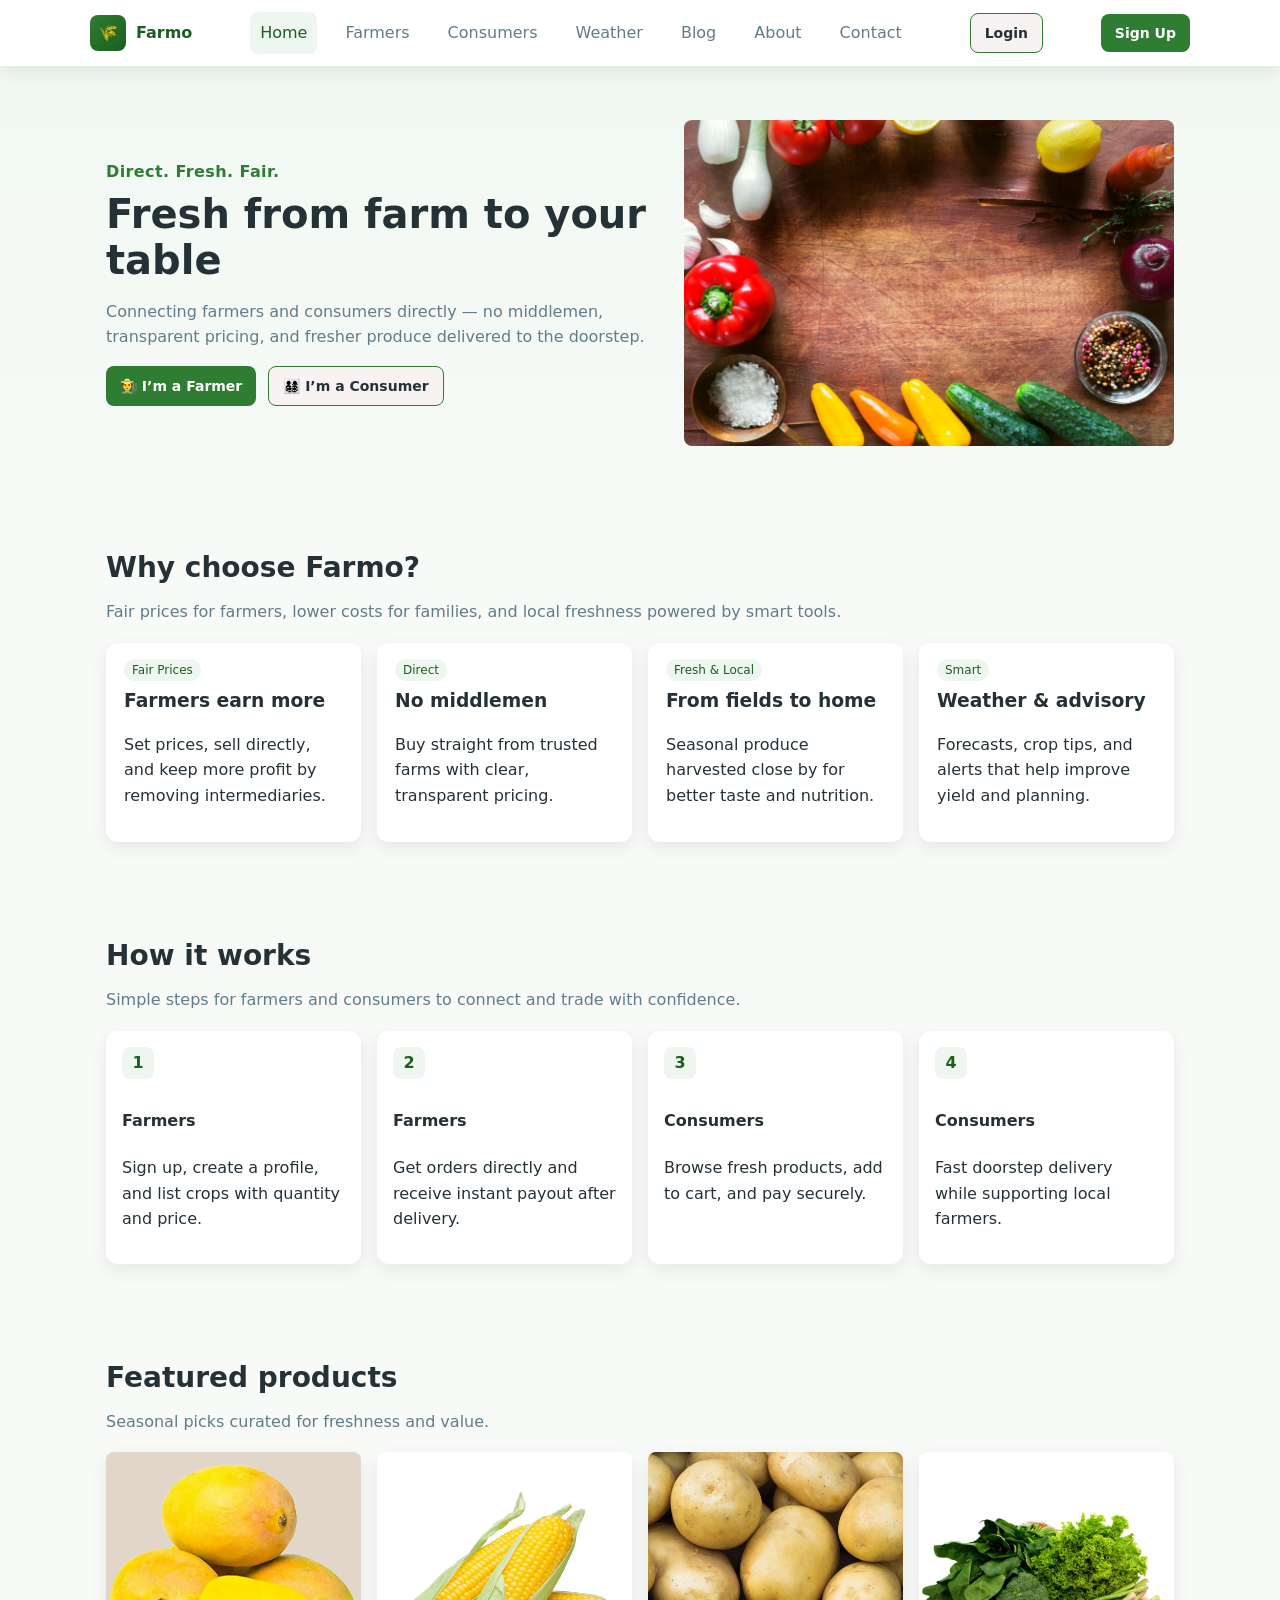
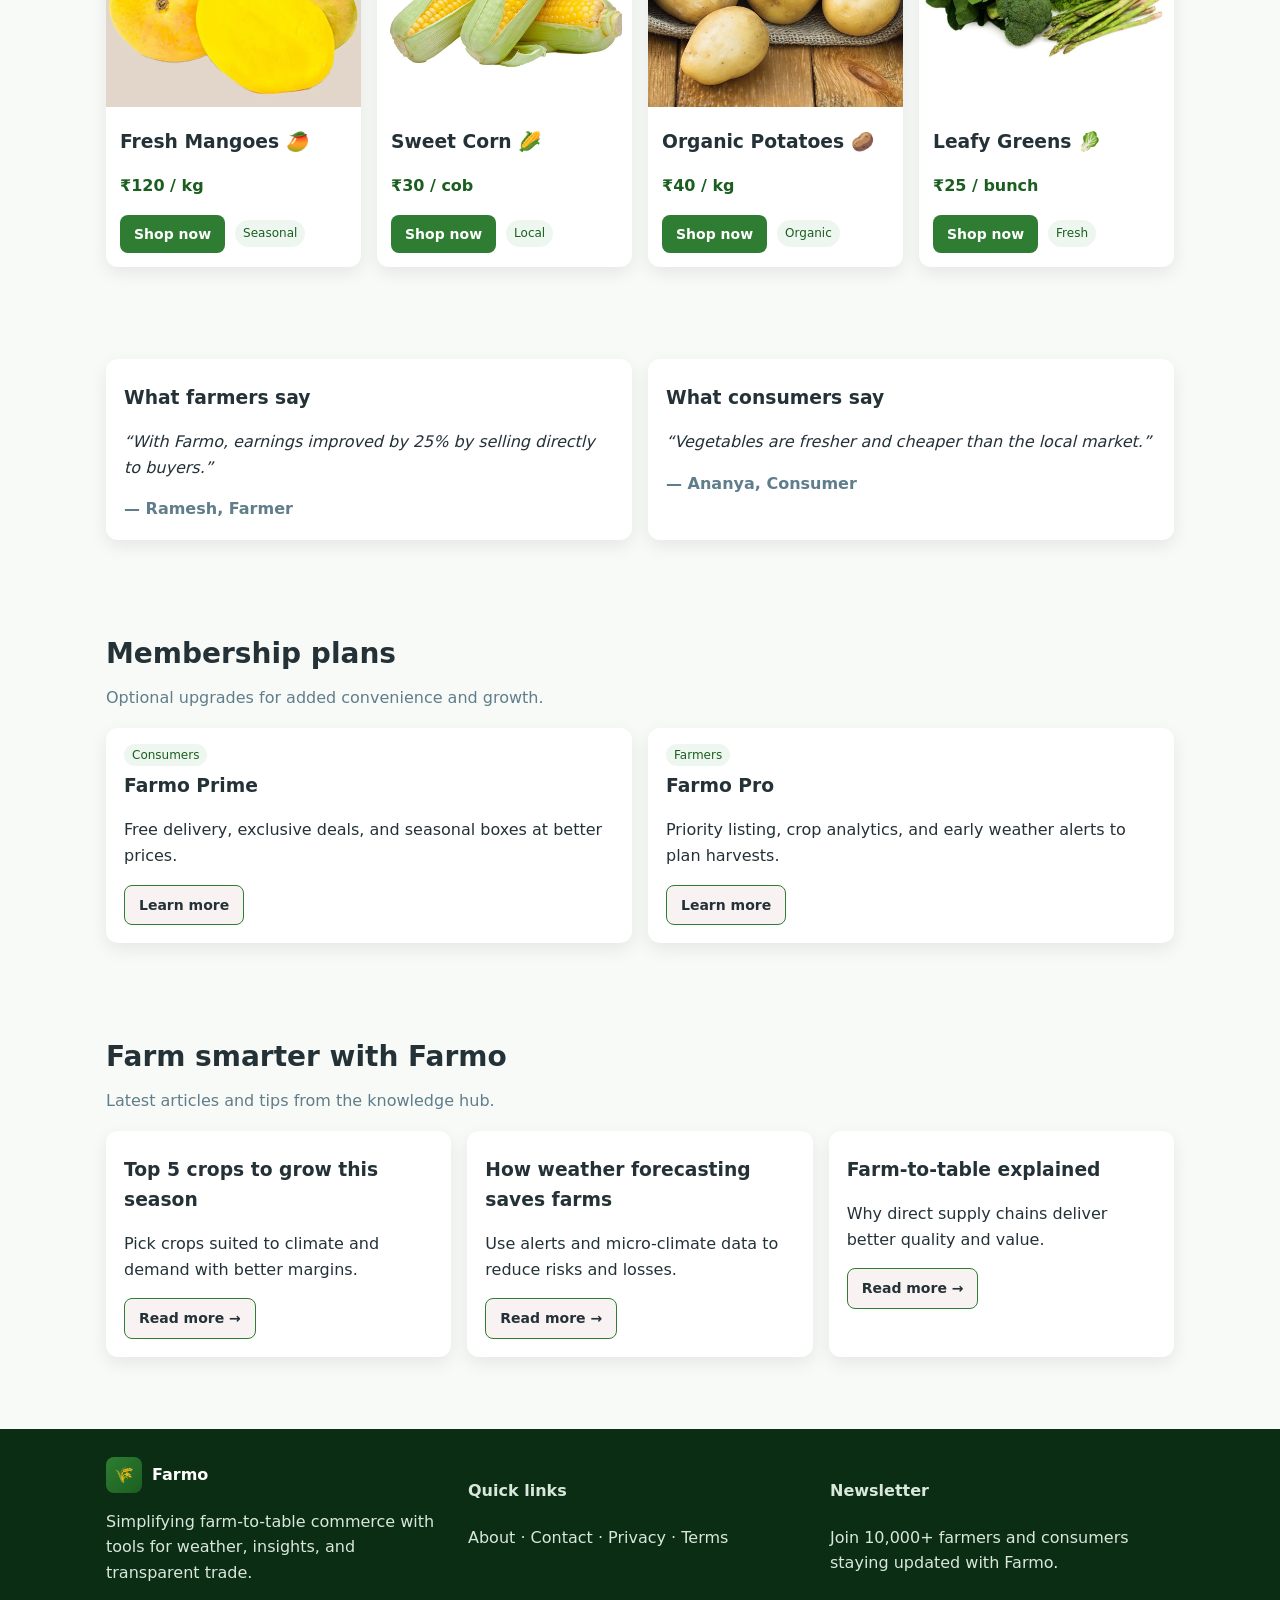
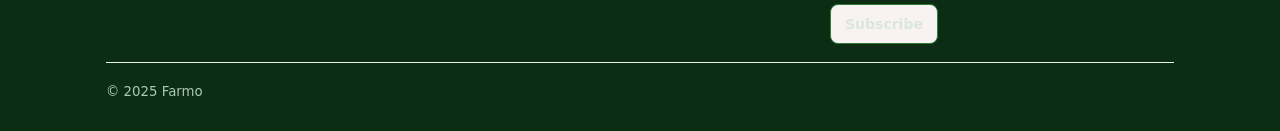
<file: index.html>
<html>
<head>
  <title>Farmo – Fresh from Farm to Table</title>
  <link rel="stylesheet" href="styles.css">
</head>
<body>
  <header class="navbar">
    <div class="container nav-inner">
      <a class="brand" href="index.html">
        <span class="brand-logo">🌾</span>
        <span class="brand-name">Farmo</span>
      </a>
      <nav class="nav-links">
        <a class="active" href="index.html">Home</a>
        <a href="farmers.html">Farmers</a>
        <a href="consumers.html">Consumers</a>
        <a href="weather.html">Weather</a>
        <a href="blog.html">Blog</a>
        <a href="about.html">About</a>
        <a href="contact.html">Contact</a>
      </nav>
    
      <a href="login.html" id="loginBtn" class="btn btn-outline">Login</a>
      <a href="signup.html" id="signupBtn" class="btn btn-accent">Sign Up</a>
      <button id="logoutBtn" onclick="logout()" style="display:none;" class="btn btn-outline">Logout</button>
   </div>


  </header>

  <main>
    <!-- Hero -->
    <section class="hero">
      <div class="container hero-wrap">
        <div class="hero-text">
          <div class="kicker">Direct. Fresh. Fair.</div>
          <h1>Fresh from farm to your table</h1>
          <p class="hero-sub">Connecting farmers and consumers directly — no middlemen, transparent pricing, and fresher produce delivered to the doorstep.</p>
          <div class="hero-cta">
            <a class="btn btn-primary" href="farmers.html">🧑‍🌾 I’m a Farmer</a>
            <a class="btn btn-outline" href="consumers.html">👨‍👩‍👧‍👦 I’m a Consumer</a>
          </div>
        </div>
        <div class="hero-media">
          <img src="assets/hero-produce.jpg" alt="Fresh farm produce">
        </div>
      </div>
    </section>

    <!-- Why Farmo -->
    <section class="section">
      <div class="container">
        <h2>Why choose Farmo?</h2>
        <p class="lead">Fair prices for farmers, lower costs for families, and local freshness powered by smart tools.</p>
        <div class="card-grid">
          <div class="card">
            <span class="badge">Fair Prices</span>
            <h3 class="card-title">Farmers earn more</h3>
            <p>Set prices, sell directly, and keep more profit by removing intermediaries.</p>
          </div>
          <div class="card">
            <span class="badge">Direct</span>
            <h3 class="card-title">No middlemen</h3>
            <p>Buy straight from trusted farms with clear, transparent pricing.</p>
          </div>
          <div class="card">
            <span class="badge">Fresh & Local</span>
            <h3 class="card-title">From fields to home</h3>
            <p>Seasonal produce harvested close by for better taste and nutrition.</p>
          </div>
          <div class="card">
            <span class="badge">Smart</span>
            <h3 class="card-title">Weather & advisory</h3>
            <p>Forecasts, crop tips, and alerts that help improve yield and planning.</p>
          </div>
        </div>
      </div>
    </section>


    <!-- How it works -->
    <section class="section">
      <div class="container">
        <h2>How it works</h2>
        <p class="lead">Simple steps for farmers and consumers to connect and trade with confidence.</p>
        <div class="steps">
          <div class="step">
            <div class="step-num">1</div>
            <h4>Farmers</h4>
            <p>Sign up, create a profile, and list crops with quantity and price.</p>
          </div>
          <div class="step">
            <div class="step-num">2</div>
            <h4>Farmers</h4>
            <p>Get orders directly and receive instant payout after delivery.</p>
          </div>
          <div class="step">
            <div class="step-num">3</div>
            <h4>Consumers</h4>
            <p>Browse fresh products, add to cart, and pay securely.</p>
          </div>
          <div class="step">
            <div class="step-num">4</div>
            <h4>Consumers</h4>
            <p>Fast doorstep delivery while supporting local farmers.</p>
          </div>
        </div>
      </div>
    </section>

    <!-- Featured products -->
    <section class="section">
      <div class="container">
        <h2>Featured products</h2>
        <p class="lead">Seasonal picks curated for freshness and value.</p>
        <div class="card-grid">
          <div class="card product">
            <img src="assets/mango.jpg" alt="Fresh Mangoes">
            <div class="pad">
              <h3 class="card-title">Fresh Mangoes 🥭</h3>
              <p class="price">₹120 / kg</p>
              <div class="card-foot">
                <a class="btn btn-primary" href="consumers.html">Shop now</a>
                <span class="badge">Seasonal</span>
              </div>
            </div>
          </div>
          <div class="card product">
            <img src="assets/corn.jpg" alt="Sweet Corn">
            <div class="pad">
              <h3 class="card-title">Sweet Corn 🌽</h3>
              <p class="price">₹30 / cob</p>
              <div class="card-foot">
                <a class="btn btn-primary" href="consumers.html">Shop now</a>
                <span class="badge">Local</span>
              </div>
            </div>
          </div>
          <div class="card product">
            <img src="assets/potato.jpg" alt="Organic Potatoes">
            <div class="pad">
              <h3 class="card-title">Organic Potatoes 🥔</h3>
              <p class="price">₹40 / kg</p>
              <div class="card-foot">
                <a class="btn btn-primary" href="consumers.html">Shop now</a>
                <span class="badge">Organic</span>
              </div>
            </div>
          </div>
          <div class="card product">
            <img src="assets/greens.jpg" alt="Leafy Greens">
            <div class="pad">
              <h3 class="card-title">Leafy Greens 🥬</h3>
              <p class="price">₹25 / bunch</p>
              <div class="card-foot">
                <a class="btn btn-primary" href="consumers.html">Shop now</a>
                <span class="badge">Fresh</span>
              </div>
            </div>
          </div>
        </div>
      </div>
    </section>

    <!-- Testimonials -->
    <section class="section">
      <div class="container grid-2">
        <div class="card">
          <h3 class="card-title">What farmers say</h3>
          <p class="quote">“With Farmo, earnings improved by 25% by selling directly to buyers.”</p>
          <div class="person">— Ramesh, Farmer</div>
        </div>
        <div class="card">
          <h3 class="card-title">What consumers say</h3>
          <p class="quote">“Vegetables are fresher and cheaper than the local market.”</p>
          <div class="person">— Ananya, Consumer</div>
        </div>
      </div>
    </section>

    <!-- Monetization -->
    <section class="section">
      <div class="container">
        <h2>Membership plans</h2>
        <p class="lead">Optional upgrades for added convenience and growth.</p>
        <div class="card-grid">
          <div class="card">
            <span class="badge">Consumers</span>
            <h3 class="card-title">Farmo Prime</h3>
            <p>Free delivery, exclusive deals, and seasonal boxes at better prices.</p>
            <div class="card-foot">
              <a class="btn btn-outline" href="about.html">Learn more</a>
            </div>
          </div>
          <div class="card">
            <span class="badge">Farmers</span>
            <h3 class="card-title">Farmo Pro</h3>
            <p>Priority listing, crop analytics, and early weather alerts to plan harvests.</p>
            <div class="card-foot">
              <a class="btn btn-outline" href="about.html">Learn more</a>
            </div>
          </div>
        </div>
      </div>
    </section>

    <!-- Blog teaser -->
    <section class="section">
      <div class="container">
        <h2>Farm smarter with Farmo</h2>
        <p class="lead">Latest articles and tips from the knowledge hub.</p>
        <div class="card-grid">
          <div class="card">
            <h3 class="card-title">Top 5 crops to grow this season</h3>
            <p>Pick crops suited to climate and demand with better margins.</p>
            <div class="card-foot"><a class="btn btn-outline" href="blog.html">Read more →</a></div>
          </div>
          <div class="card">
            <h3 class="card-title">How weather forecasting saves farms</h3>
            <p>Use alerts and micro-climate data to reduce risks and losses.</p>
            <div class="card-foot"><a class="btn btn-outline" href="blog.html">Read more →</a></div>
          </div>
          <div class="card">
            <h3 class="card-title">Farm‑to‑table explained</h3>
            <p>Why direct supply chains deliver better quality and value.</p>
            <div class="card-foot"><a class="btn btn-outline" href="blog.html">Read more →</a></div>
          </div>
        </div>
      </div>
    </section>
  </main>

  <footer class="footer">
    <div class="container footer-grid">
      <div class="footer-col">
        <div class="brand"><span class="brand-logo">🌾</span><span class="brand-name" style="color:#fff">Farmo</span></div>
        <p>Simplifying farm-to-table commerce with tools for weather, insights, and transparent trade.</p>
      </div>
      <div class="footer-col">
        <h4>Quick links</h4>
        <p><a href="about.html">About</a> · <a href="contact.html">Contact</a> · <a href="#">Privacy</a> · <a href="#">Terms</a></p>
      </div>
      <div class="footer-col">
        <h4>Newsletter</h4>
        <p>Join 10,000+ farmers and consumers staying updated with Farmo.</p>
        <div class="spacer"></div>
        <a class="btn btn-outline" href="contact.html">Subscribe</a>
      </div>
    </div>
    <div class="container"><hr class="sep"><small>© 2025 Farmo</small></div>
  </footer>
  <script>
  window.onload = function() {
    if (localStorage.getItem("isLoggedIn") === "true") {
      document.getElementById("loginBtn").style.display = "none";
      document.getElementById("signupBtn").style.display = "none";
      document.getElementById("logoutBtn").style.display = "inline-block";
    }
  }

  function logout() {
    localStorage.removeItem("isLoggedIn");
    localStorage.removeItem("token");
    location.reload();
  }
  </script>
</body>
</html>
</file>
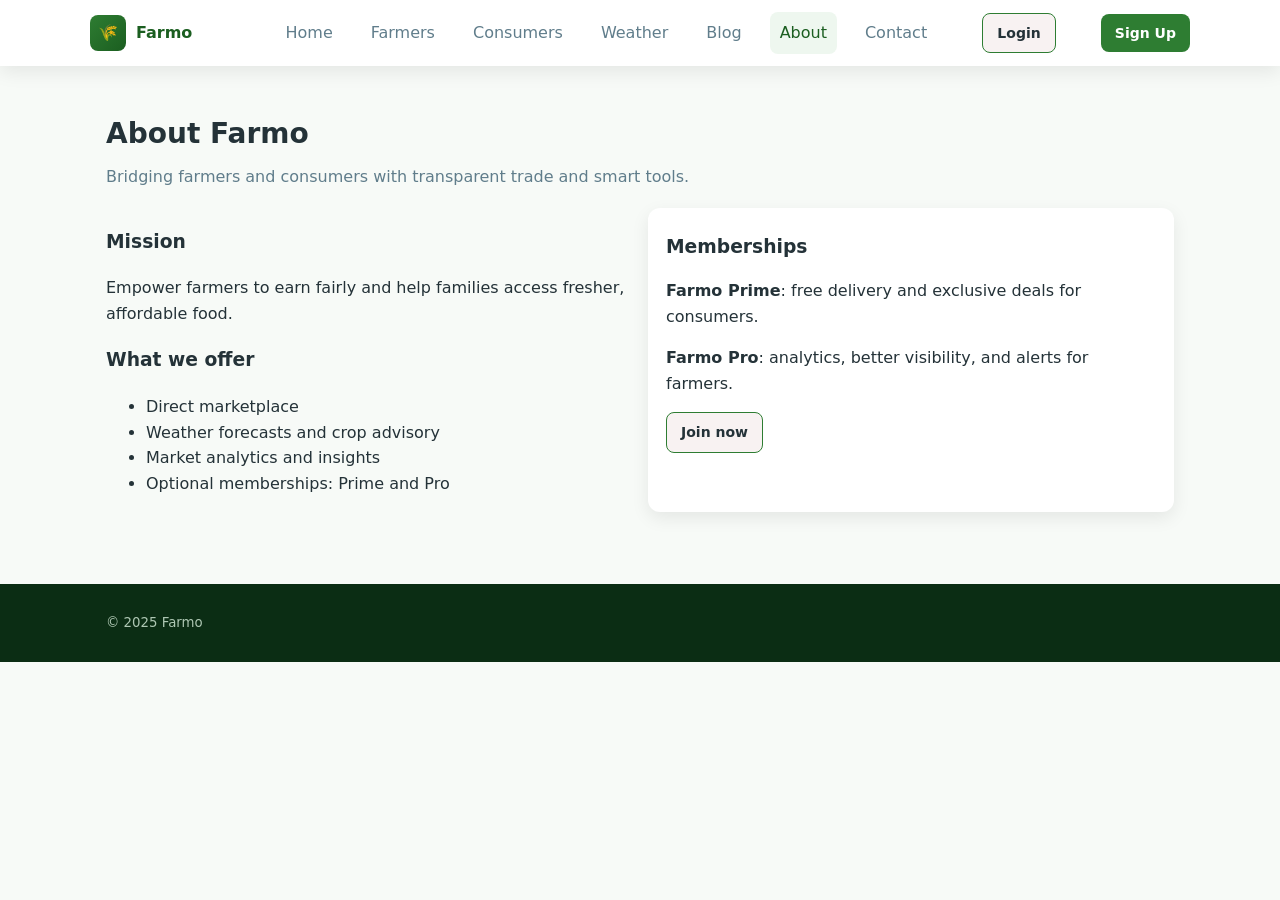
<file: about.html>
<html>
<head>
  <title>Farmo – About</title>
  <link rel="stylesheet" href="styles.css">
</head>
<body>
  <header class="navbar">
    <div class="container nav-inner">
      <a class="brand" href="index.html"><span class="brand-logo">🌾</span><span class="brand-name">Farmo</span </a>
      <nav class="nav-links">
        <a href="index.html">Home</a>
        <a href="farmers.html">Farmers</a>
        <a href="consumers.html">Consumers</a>
        <a href="weather.html">Weather</a>
        <a href="blog.html">Blog</a>
        <a class="active" href="about.html">About</a>
        <a href="contact.html">Contact</a>
      </nav>
    
      <a href="login.html" id="loginBtn" class="btn btn-outline">Login</a>
      <a href="signup.html" id="signupBtn" class="btn btn-accent">Sign Up</a>
      <button id="logoutBtn" onclick="logout()" style="display:none;" class="btn btn-outline">Logout</button>
   </div>
  </header>

  <main class="section">
    <div class="container">
      <h2>About Farmo</h2>
      <p class="lead">Bridging farmers and consumers with transparent trade and smart tools.</p>

      <div class="grid-2">
        <div>
          <h3>Mission</h3>
          <p>Empower farmers to earn fairly and help families access fresher, affordable food.</p>
          <h3>What we offer</h3>
          <ul>
            <li>Direct marketplace</li>
            <li>Weather forecasts and crop advisory</li>
            <li>Market analytics and insights</li>
            <li>Optional memberships: Prime and Pro</li>
          </ul>
        </div>
        <div class="card">
          <h3 class="card-title">Memberships</h3>
          <p><strong>Farmo Prime</strong>: free delivery and exclusive deals for consumers.</p>
          <p><strong>Farmo Pro</strong>: analytics, better visibility, and alerts for farmers.</p>
          <div class="card-foot">
            <a class="btn btn-outline" href="contact.html">Join now</a>
          </div>
        </div>
      </div>

    </div>
  </main>

  <footer class="footer"><div class="container"><small>© 2025 Farmo</small></div></footer>
  <script>
  window.onload = function() {
    if (localStorage.getItem("isLoggedIn") === "true") {
      document.getElementById("loginBtn").style.display = "none";
      document.getElementById("signupBtn").style.display = "none";
      document.getElementById("logoutBtn").style.display = "inline-block";
    }
  }

  function logout() {
    localStorage.removeItem("isLoggedIn");
    localStorage.removeItem("token");
    location.reload();
  }
  </script>
</body>
</html>
</file>
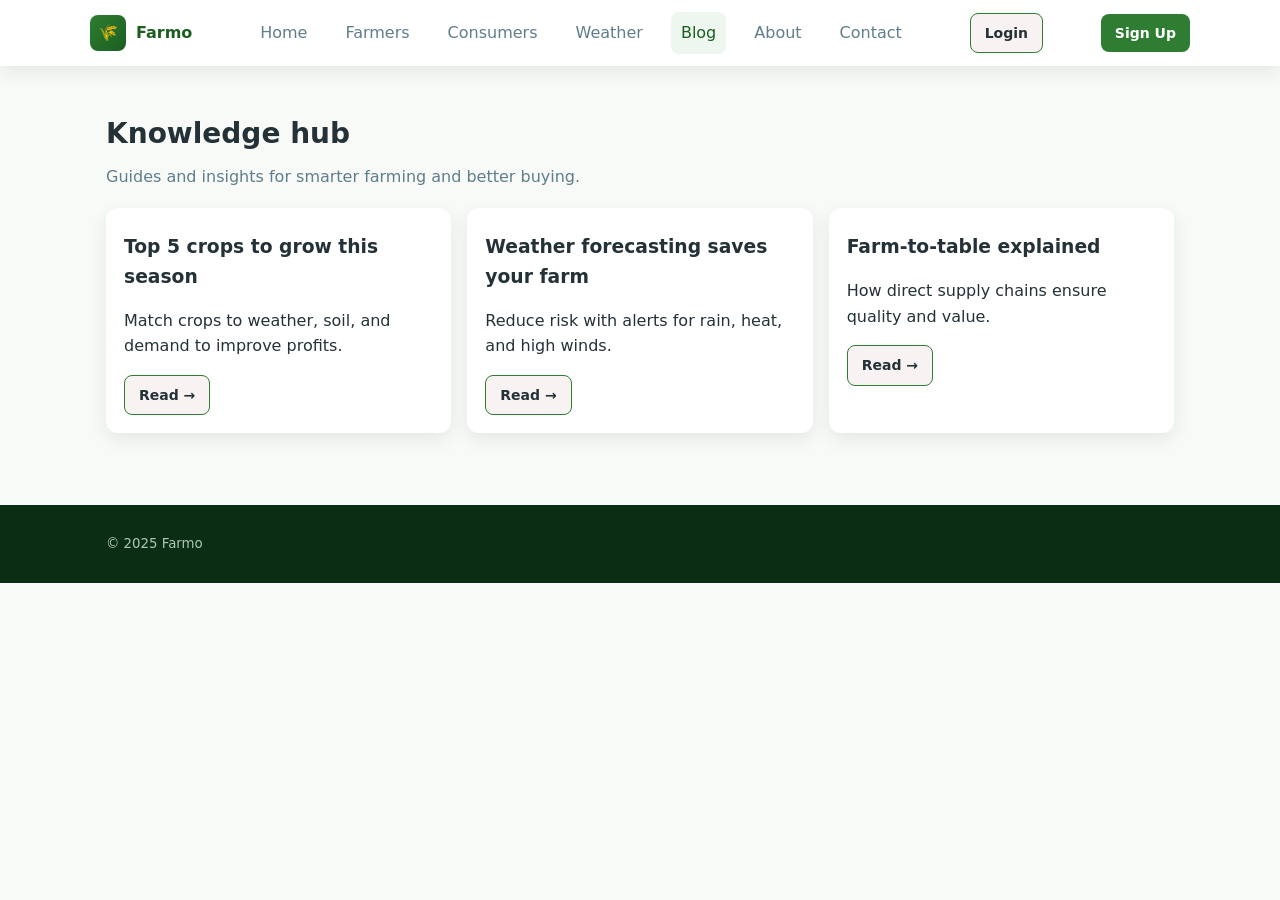
<file: blog.html>
<html>
<head>
   <title>Farmo – Blog</title>
  <link rel="stylesheet" href="styles.css">
</head>
<body>
  <header class="navbar">
    <div class="container nav-inner">
      <a class="brand" href="index.html"><span class="brand-logo">🌾</span><span class="brand-name">Farmo</span></a>
      <nav class="nav-links">
        <a href="index.html">Home</a>
        <a href="farmers.html">Farmers</a>
        <a href="consumers.html">Consumers</a>
        <a href="weather.html">Weather</a>
        <a class="active" href="blog.html">Blog</a>
        <a href="about.html">About</a>
        <a href="contact.html">Contact</a>
      </nav>
    
      <a href="login.html" id="loginBtn" class="btn btn-outline">Login</a>
      <a href="signup.html" id="signupBtn" class="btn btn-accent">Sign Up</a>
      <button id="logoutBtn" onclick="logout()" style="display:none;" class="btn btn-outline">Logout</button>
   </div>
  </header>

  <main class="section">
    <div class="container">
      <h2>Knowledge hub</h2>
      <p class="lead">Guides and insights for smarter farming and better buying.</p>

      <div class="card-grid">
        <div class="card"><h3 class="card-title">Top 5 crops to grow this season</h3><p>Match crops to weather, soil, and demand to improve profits.</p><div class="card-foot"><a class="btn btn-outline" href="https://www.mahindratractor.com/blog/top-crops-monsoon-season-india" target="_blank">Read →</a></div></div>
        <div class="card"><h3 class="card-title">Weather forecasting saves your farm</h3><p>Reduce risk with alerts for rain, heat, and high winds.</p><div class="card-foot"><a class="btn btn-outline" href="https://www.accuweather.com/" target="_blank">Read →</a></div></div>
        <div class="card"><h3 class="card-title">Farm‑to‑table explained</h3><p>How direct supply chains ensure quality and value.</p><div class="card-foot"><a class="btn btn-outline" href="https://commoditieshub.ch/en/2024/10/01/understanding-supply-chains-in-agriculture-from-farm-to-table/" target="_blank">Read →</a></div></div>
      </div>
    </div>
  </main>

  <footer class="footer"><div class="container"><small>© 2025 Farmo</small></div></footer>
  <script>
  window.onload = function() {
    if (localStorage.getItem("isLoggedIn") === "true") {
      document.getElementById("loginBtn").style.display = "none";
      document.getElementById("signupBtn").style.display = "none";
      document.getElementById("logoutBtn").style.display = "inline-block";
    }
  }

  function logout() {
    localStorage.removeItem("isLoggedIn");
    localStorage.removeItem("token");
    location.reload();
  }
  </script>
</body>
</html>
</file>
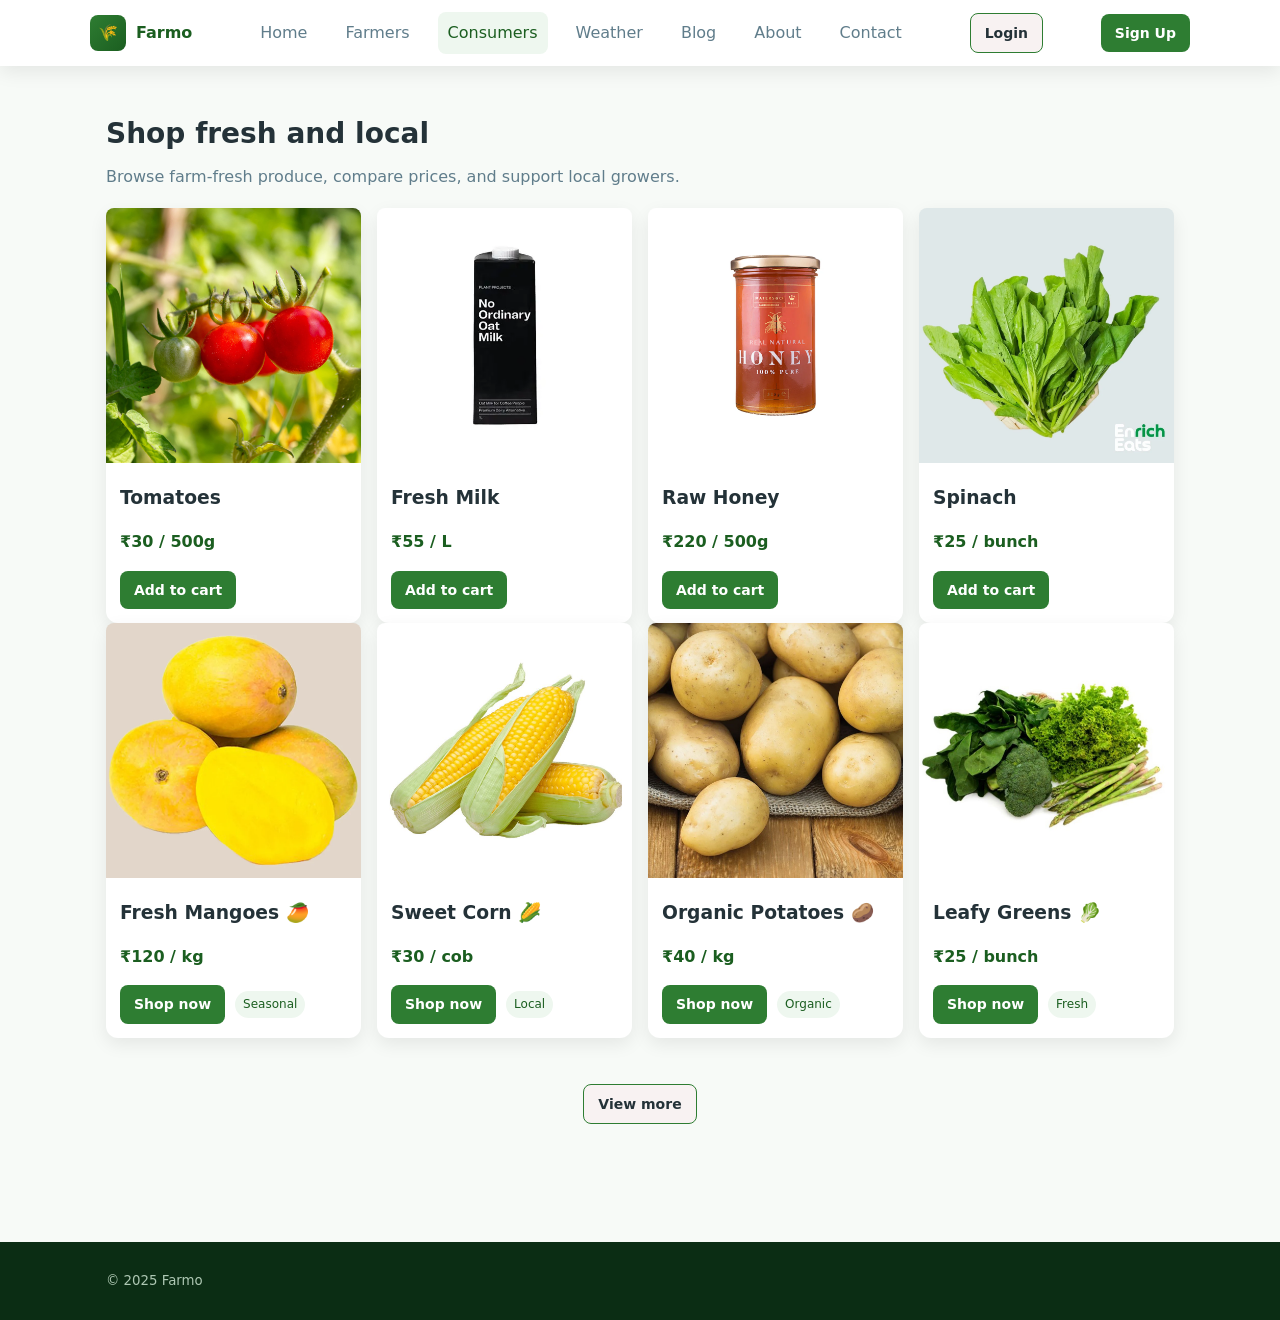
<file: consumers.html>
<html>
<head>
  <title>Farmo – For Consumers</title>
  <link rel="stylesheet" href="styles.css">
</head>
<body>
  <header class="navbar">
    <div class="container nav-inner">
      <a class="brand" href="index.html"><span class="brand-logo">🌾</span><span class="brand-name">Farmo</span></a>
      <nav class="nav-links">
        <a href="index.html">Home</a>
        <a href="farmers.html">Farmers</a>
        <a class="active" href="consumers.html">Consumers</a>
        <a href="weather.html">Weather</a>
        <a href="blog.html">Blog</a>
        <a href="about.html">About</a>
        <a href="contact.html">Contact</a>
      </nav>
    
      <a href="login.html" id="loginBtn" class="btn btn-outline">Login</a>
      <a href="signup.html" id="signupBtn" class="btn btn-accent">Sign Up</a>
      <button id="logoutBtn" onclick="logout()" style="display:none;" class="btn btn-outline">Logout</button>
   </div>
  </header>

  <main class="section">
    <div class="container">
      <h2>Shop fresh and local</h2>
      <p class="lead">Browse farm-fresh produce, compare prices, and support local growers.</p>

      <div class="card-grid">
        <div class="card product">
          <img src="assets/tomato.jpg" alt="Tomatoes">
          <div class="pad"><h3 class="card-title">Tomatoes</h3><p class="price">₹30 / 500g</p><div class="card-foot"><a class="btn btn-primary" href="#">Add to cart</a></div></div>
        </div>
        <div class="card product">
          <img src="assets/milk.jpg" alt="Milk">
          <div class="pad"><h3 class="card-title">Fresh Milk</h3><p class="price">₹55 / L</p><div class="card-foot"><a class="btn btn-primary" href="#">Add to cart</a></div></div>
        </div>
        <div class="card product">
          <img src="assets/honey.jpg" alt="Honey">
          <div class="pad"><h3 class="card-title">Raw Honey</h3><p class="price">₹220 / 500g</p><div class="card-foot"><a class="btn btn-primary" href="#">Add to cart</a></div></div>
        </div>
        <div class="card product">
          <img src="assets/spinach.jpg" alt="Spinach">
          <div class="pad"><h3 class="card-title">Spinach</h3><p class="price">₹25 / bunch</p><div class="card-foot"><a class="btn btn-primary" href="#">Add to cart</a></div></div>
        </div>
      </div>
	  <div class="card-grid">
          <div class="card product">
            <img src="assets/mango.jpg" alt="Fresh Mangoes">
            <div class="pad">
              <h3 class="card-title">Fresh Mangoes 🥭</h3>
              <p class="price">₹120 / kg</p>
              <div class="card-foot">
                <a class="btn btn-primary" href="consumers.html">Shop now</a>
                <span class="badge">Seasonal</span>
              </div>
            </div>
          </div>
          <div class="card product">
            <img src="assets/corn.jpg" alt="Sweet Corn">
            <div class="pad">
              <h3 class="card-title">Sweet Corn 🌽</h3>
              <p class="price">₹30 / cob</p>
              <div class="card-foot">
                <a class="btn btn-primary" href="consumers.html">Shop now</a>
                <span class="badge">Local</span>
              </div>
            </div>
          </div>
          <div class="card product">
            <img src="assets/potato.jpg" alt="Organic Potatoes">
            <div class="pad">
              <h3 class="card-title">Organic Potatoes 🥔</h3>
              <p class="price">₹40 / kg</p>
              <div class="card-foot">
                <a class="btn btn-primary" href="consumers.html">Shop now</a>
                <span class="badge">Organic</span>
              </div>
            </div>
          </div>
          <div class="card product">
            <img src="assets/greens.jpg" alt="Leafy Greens">
            <div class="pad">
              <h3 class="card-title">Leafy Greens 🥬</h3>
              <p class="price">₹25 / bunch</p>
              <div class="card-foot">
                <a class="btn btn-primary" href="consumers.html">Shop now</a>
                <span class="badge">Fresh</span>
              </div>
            </div>
          </div>
        </div>

      <div class="section center">
        <a class="btn btn-outline" href="#">View more</a>
      </div>
    </div>
  </main>

  <footer class="footer"><div class="container"><small>© 2025 Farmo</small></div></footer>
  <script>
  window.onload = function() {
    if (localStorage.getItem("isLoggedIn") === "true") {
      document.getElementById("loginBtn").style.display = "none";
      document.getElementById("signupBtn").style.display = "none";
      document.getElementById("logoutBtn").style.display = "inline-block";
    }
  }

  function logout() {
    localStorage.removeItem("isLoggedIn");
    localStorage.removeItem("token");
    location.reload();
  }
  </script>
</body>
</html>
</file>
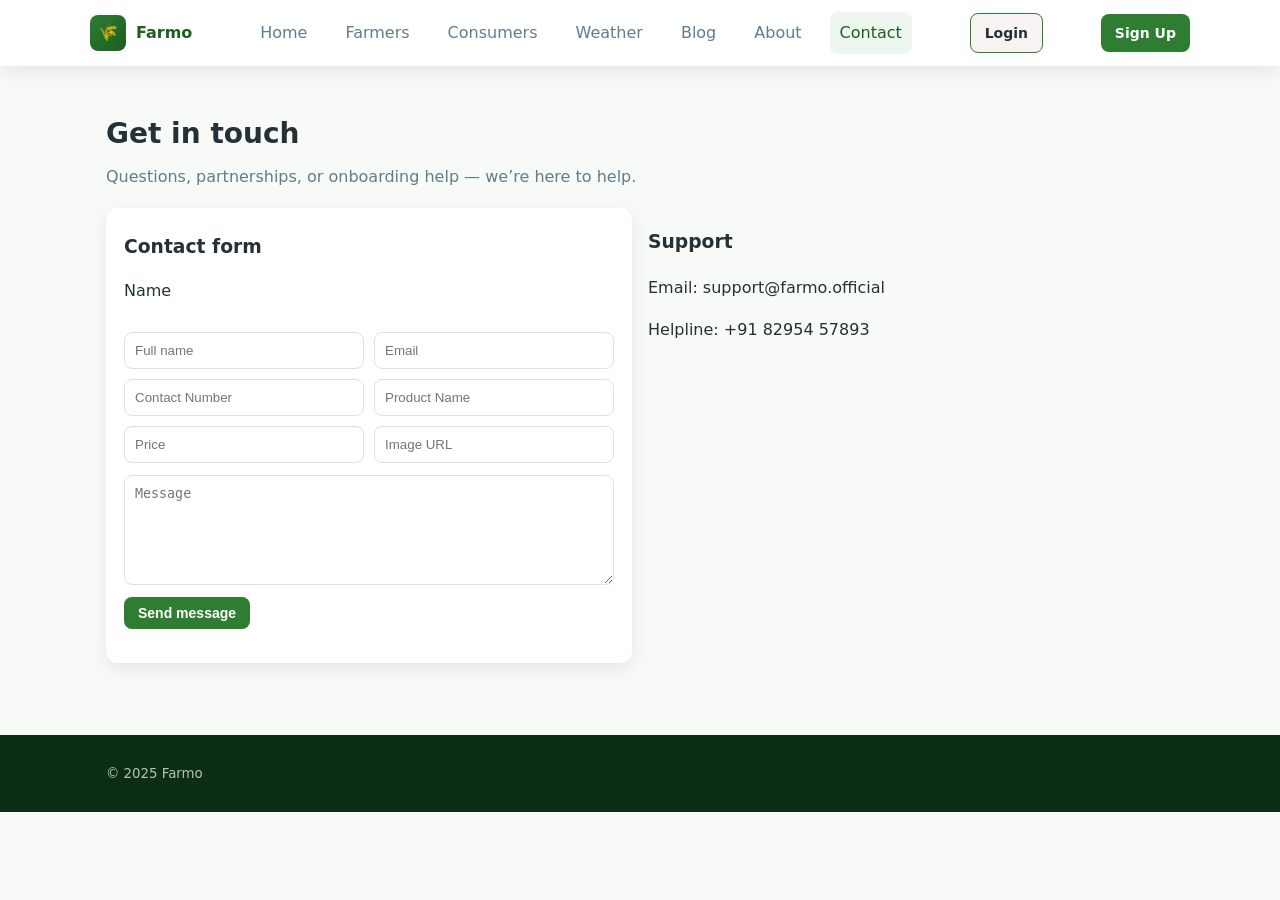
<file: contact.html>
<html>
<head>
  <title>Farmo – Contact</title>
  <link rel="stylesheet" href="styles.css">
</head>

<body>
  <header class="navbar">
    <div class="container nav-inner">
      <a class="brand" href="index.html"><span class="brand-logo">🌾</span><span class="brand-name">Farmo</span></a>
      <nav class="nav-links">
        <a href="index.html">Home</a>
        <a href="farmers.html">Farmers</a>
        <a href="consumers.html">Consumers</a>
        <a href="weather.html">Weather</a>
        <a href="blog.html">Blog</a>
        <a href="about.html">About</a>
        <a class="active" href="contact.html">Contact</a>
     </nav>
    
      <a href="login.html" id="loginBtn" class="btn btn-outline">Login</a>
      <a href="signup.html" id="signupBtn" class="btn btn-accent">Sign Up</a>
      <button id="logoutBtn" onclick="logout()" style="display:none;" class="btn btn-outline">Logout</button>
   </div>
  </header>

  <main class="section">
    <div class="container">
      <h2>Get in touch</h2>
      <p class="lead">Questions, partnerships, or onboarding help — we’re here to help.</p>

      <div class="grid-2">
        <div class="card">
          <h3 class="card-title">Contact form</h3>
          <form action="https://formspree.io/f/xgoppjjq" method="POST">
          <p>Name</p>
          <div class="spacer"></div>
          <div style="display:flex;gap:10px;flex-wrap:wrap">
            <input name="name" style="flex:1 1 200px;padding:10px;border:1px solid #e0e0e0;border-radius:8px" placeholder="Full name">
            <input name="email" style="flex:1 1 200px;padding:10px;border:1px solid #e0e0e0;border-radius:8px" placeholder="Email">
	<input name="phone" style="flex:1 1 200px;padding:10px;border:1px solid #e0e0e0;border-radius:8px" type="tel" placeholder="Contact Number">
	<input name="product" style="flex:1 1 200px;padding:10px;border:1px solid #e0e0e0;border-radius:8px" type="text" placeholder="Product Name" required>
  <input name="price" style="flex:1 1 200px;padding:10px;border:1px solid #e0e0e0;border-radius:8px" type="number" placeholder="Price" required>
  <input name="image" style="flex:1 1 200px;padding:10px;border:1px solid #e0e0e0;border-radius:8px" type="text" placeholder="Image URL" required>
          </div>
          <div class="spacer"></div>
          <textarea name="message" style="width:100%;min-height:110px;padding:10px;border:1px solid #e0e0e0;border-radius:8px" placeholder="Message"></textarea>
          
          <div class="spacer"></div>
          <button type="submit" class="btn btn-primary">Send message</button>
          <input type="hidden" name="_subject" value="New Farmer Product 🚀">
          </form>
        </div>
        <div>
          <h3>Support</h3>
          <p>Email: support@farmo.official</p>
          <p>Helpline: +91 82954 57893</p>
          
        </div>
      </div>
    </div>
  </main>

  <footer class="footer"><div class="container"><small>© 2025 Farmo</small></div></footer>
  

  <script>
  window.onload = function() {
    if (localStorage.getItem("isLoggedIn") === "true") {
      document.getElementById("loginBtn").style.display = "none";
      document.getElementById("signupBtn").style.display = "none";
      document.getElementById("logoutBtn").style.display = "inline-block";
    }
  }

  function logout() {
    localStorage.removeItem("isLoggedIn");
    localStorage.removeItem("token");
    location.reload();
  }
  </script>

</body>
</body>
</html>
</file>
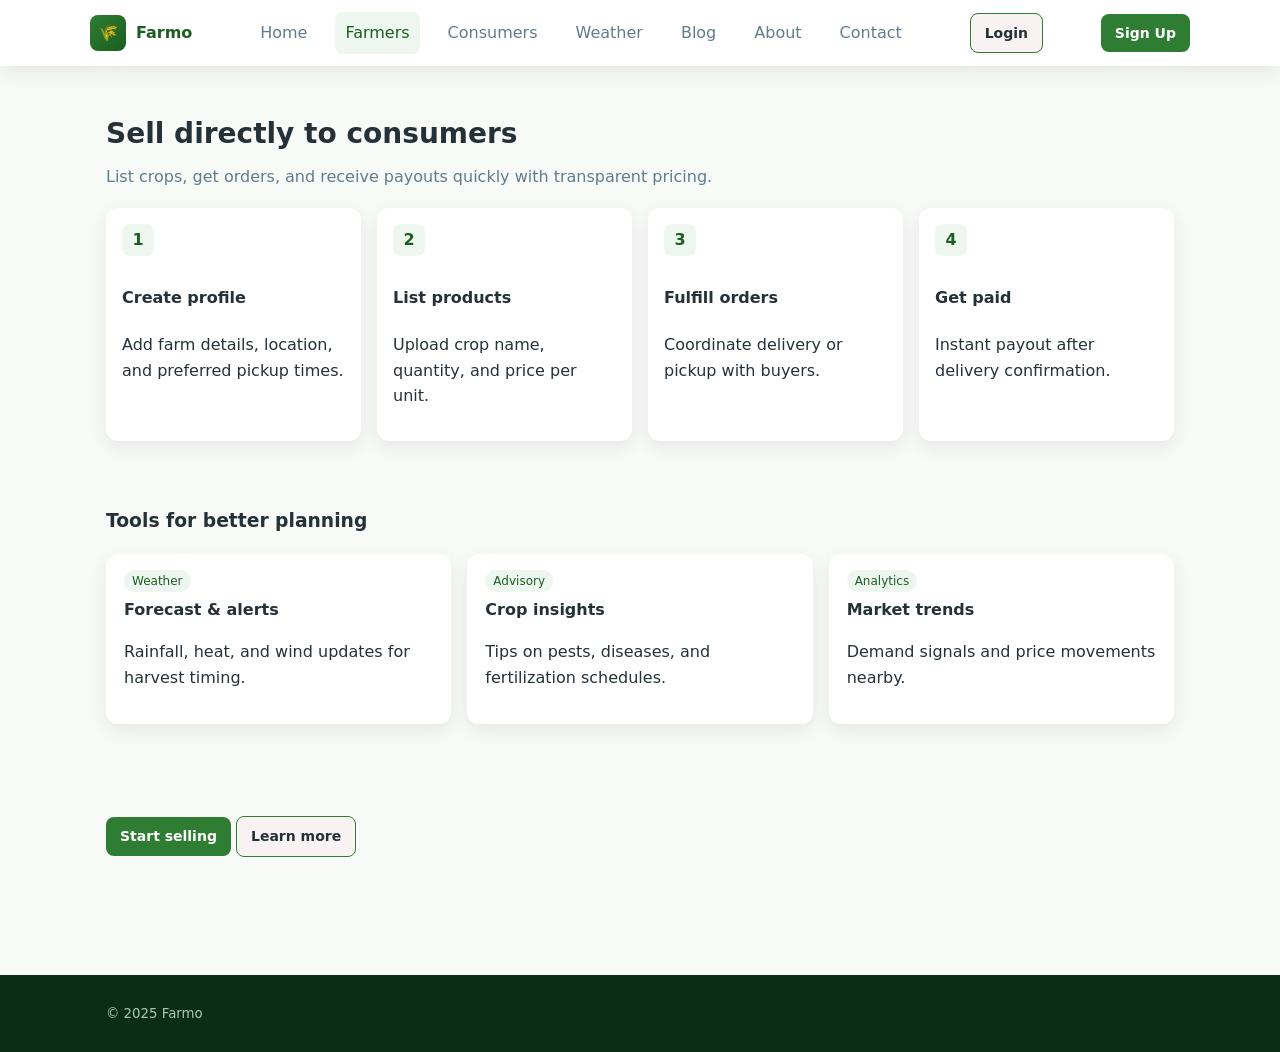
<file: farmers.html>
<html>
<head>
  <title>Farmo – For Farmers</title>
  <link rel="stylesheet" href="styles.css">
</head>
<body>
  <!-- Reuse navbar -->
  <header class="navbar">
    <div class="container nav-inner">
      <a class="brand" href="index.html"><span class="brand-logo">🌾</span><span class="brand-name">Farmo</span></a>
      <nav class="nav-links">
        <a href="index.html">Home</a>
        <a class="active" href="farmers.html">Farmers</a>
        <a href="consumers.html">Consumers</a>
        <a href="weather.html">Weather</a>
        <a href="blog.html">Blog</a>
        <a href="about.html">About</a>
        <a href="contact.html">Contact</a>
      </nav>
    
      <a href="login.html" id="loginBtn" class="btn btn-outline">Login</a>
      <a href="signup.html" id="signupBtn" class="btn btn-accent">Sign Up</a>
      <button id="logoutBtn" onclick="logout()" style="display:none;" class="btn btn-outline">Logout</button>
   </div>
  </header>

  <main class="section">
    <div class="container">
      <h2>Sell directly to consumers</h2>
      <p class="lead">List crops, get orders, and receive payouts quickly with transparent pricing.</p>

      <div class="steps">
        <div class="step"><div class="step-num">1</div><h4>Create profile</h4><p>Add farm details, location, and preferred pickup times.</p></div>
        <div class="step"><div class="step-num">2</div><h4>List products</h4><p>Upload crop name, quantity, and price per unit.</p></div>
        <div class="step"><div class="step-num">3</div><h4>Fulfill orders</h4><p>Coordinate delivery or pickup with buyers.</p></div>
        <div class="step"><div class="step-num">4</div><h4>Get paid</h4><p>Instant payout after delivery confirmation.</p></div>
      </div>

      <div class="section">
        <h3>Tools for better planning</h3>
        <div class="card-grid">
          <div class="card"><span class="badge">Weather</span><h4 class="card-title">Forecast & alerts</h4><p>Rainfall, heat, and wind updates for harvest timing.</p></div>
          <div class="card"><span class="badge">Advisory</span><h4 class="card-title">Crop insights</h4><p>Tips on pests, diseases, and fertilization schedules.</p></div>
          <div class="card"><span class="badge">Analytics</span><h4 class="card-title">Market trends</h4><p>Demand signals and price movements nearby.</p></div>
        </div>
      </div>

      <div class="section">
        <a class="btn btn-primary" href="contact.html">Start selling</a>
        <a class="btn btn-outline" href="about.html">Learn more</a>
      </div>
    </div>
  </main>

  <footer class="footer"><div class="container"><small>© 2025 Farmo</small></div></footer>
  <script>
  window.onload = function() {
    if (localStorage.getItem("isLoggedIn") === "true") {
      document.getElementById("loginBtn").style.display = "none";
      document.getElementById("signupBtn").style.display = "none";
      document.getElementById("logoutBtn").style.display = "inline-block";
    }
  }

  function logout() {
    localStorage.removeItem("isLoggedIn");
    localStorage.removeItem("token");
    location.reload();
  }
  </script>
</body>
</html>
</file>
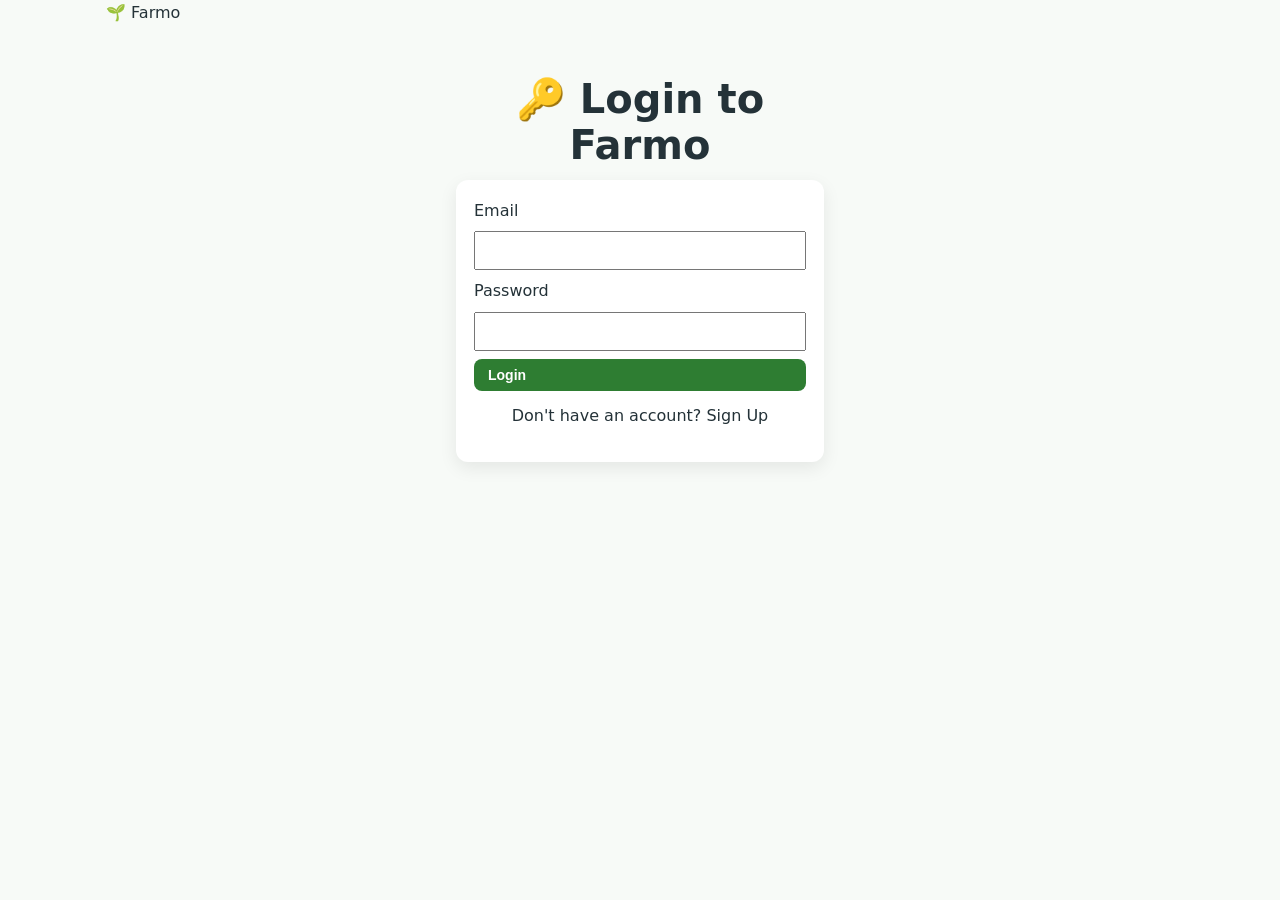
<file: login.html>
<!DOCTYPE html>
<html lang="en">
<head>
  <meta charset="UTF-8">
  <meta name="viewport" content="width=device-width, initial-scale=1.0">
  <title>Login – Farmo</title>
  <link rel="stylesheet" href="styles.css">
</head>
<body>
  <header class="header container">
    <div class="logo">🌱 Farmo</div>
  </header>

  <section class="container" style="max-width:400px;margin:50px auto;">
    <h1 style="text-align:center;">🔑 Login to Farmo</h1>
    <div class="card">
      <form id="loginForm">
        <label>Email</label><br>
        <input type="email" name="email" required style="width:100%;padding:10px;margin:8px 0;"><br>
        <label>Password</label><br>
        <input type="password" name="password" required style="width:100%;padding:10px;margin:8px 0;"><br>
        <button type="submit" class="btn btn-accent" style="width:100%;">Login</button>
      </form>
<script src="https://accounts.google.com/gsi/client" async defer></script>

<div id="g_id_onload"
     data-client_id="678361703159-raflhsma92btv8rcnn1j4vmrm7th8ua0.apps.googleusercontent.com"
     data-callback="handleCredentialResponse">
</div>

<div class="g_id_signin"></div>

<script>
function handleCredentialResponse(response) {
  // simple login mark
  localStorage.setItem("isLoggedIn", "true");

  // redirect
  window.location.href = "index.html";
}
</script>
      <p style="text-align:center;margin-top:12px;">
        Don't have an account? <a href="signup.html">Sign Up</a>
      </p>
    </div>
  </section>

  <script>
    const form = document.getElementById('loginForm');

    form.addEventListener('submit', async (e) => {
      e.preventDefault();

      const email = form.email.value;
      const password = form.password.value;

      try {
        const response = await fetch('http://localhost:5000/api/auth/login', {
          method: 'POST',
          headers: { 'Content-Type': 'application/json' },
          body: JSON.stringify({ email, password })
        });

        const data = await response.json();

        if(data.token){
          localStorage.setItem('token', data.token);
          localStorage.setItem("isLoggedIn", "true"); // 🔥 important
          alert(`Welcome ${data.user.name}`);
          window.location.href = 'index.html';
        } else {
          alert(data.message);
        }
      } catch (err) {
        alert('Server error. Try again later.');
        console.error(err);
      }
    });
  </script>
</body>
</html>
</file>
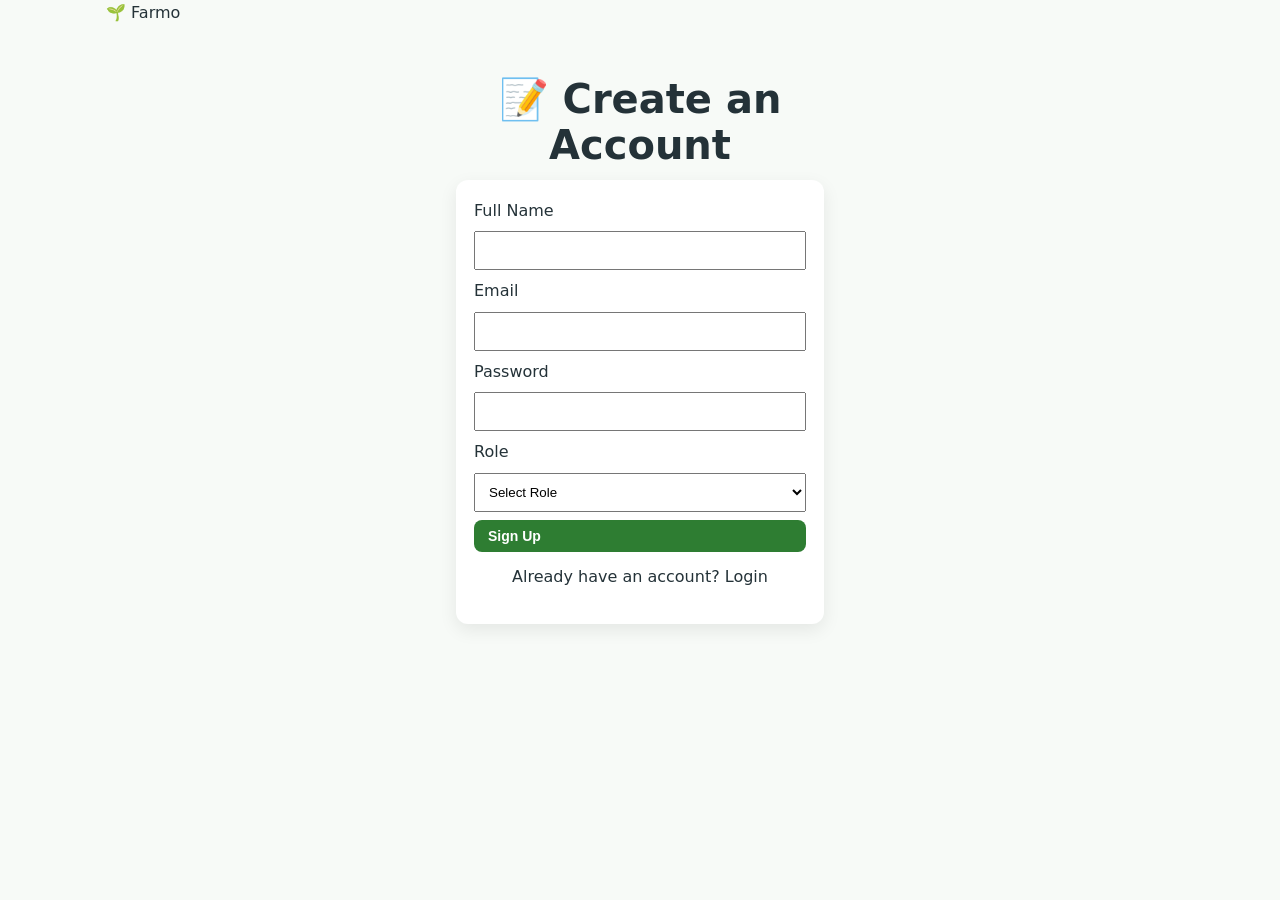
<file: signup.html>
<!DOCTYPE html>
<html lang="en">
<head>
  <meta charset="UTF-8">
  <meta name="viewport" content="width=device-width, initial-scale=1.0">
  <title>Sign Up – Farmo</title>
  <link rel="stylesheet" href="styles.css">
</head>
<body>
  <!-- Header -->
  <header class="header container">
    <div class="logo">🌱 Farmo</div>
  </header>

  <!-- Signup Form -->
  <section class="container" style="max-width:400px;margin:50px auto;">
    <h1 style="text-align:center;">📝 Create an Account</h1>
    <div class="card">
      <form id="signupForm">
        <label>Full Name</label><br>
        <input type="text" name="name" required style="width:100%;padding:10px;margin:8px 0;"><br>

        <label>Email</label><br>
        <input type="email" name="email" required style="width:100%;padding:10px;margin:8px 0;"><br>

        <label>Password</label><br>
        <input type="password" name="password" required style="width:100%;padding:10px;margin:8px 0;"><br>

        <label>Role</label><br>
        <select name="role" required style="width:100%;padding:10px;margin:8px 0;">
          <option value="">Select Role</option>
          <option value="farmer">Farmer</option>
          <option value="consumer">Consumer</option>
        </select><br>

        <button type="submit" class="btn btn-accent" style="width:100%;">Sign Up</button>
      </form>
<script src="https://accounts.google.com/gsi/client" async defer></script>

<div id="g_id_onload"
     data-client_id="678361703159-raflhsma92btv8rcnn1j4vmrm7th8ua0.apps.googleusercontent.com"
     data-callback="handleCredentialResponse">
</div>

<div class="g_id_signin"></div>

<script>
function handleCredentialResponse(response) {
  // simple login mark
  localStorage.setItem("isLoggedIn", "true");

  // redirect
  window.location.href = "index.html";
}
</script>
      <p style="text-align:center;margin-top:12px;">Already have an account? <a href="login.html">Login</a></p>
    </div>
  </section>

  <script>
    const form = document.getElementById('signupForm');

    form.addEventListener('submit', async (e) => {
      e.preventDefault();

      const name = form.name.value;
      const email = form.email.value;
      const password = form.password.value;
      const role = form.role.value;

      try {
        const response = await fetch('http://localhost:5000/api/auth/signup', {
          method: 'POST',
          headers: { 'Content-Type': 'application/json' },
          body: JSON.stringify({ name, email, password, role })
        });

        const data = await response.json();

        if(data.token){
          localStorage.setItem('token', data.token);
          localStorage.setItem("isLoggedIn", "true"); // 🔥 important
          alert(`Welcome ${data.user.name}`);
          window.location.href = 'index.html';
        } else {
          alert(data.message);
        }
      } catch (err) {
        alert('Server error. Try again later.');
        console.error(err);
      }
    });
  </script>
</body>
</html>
</file>
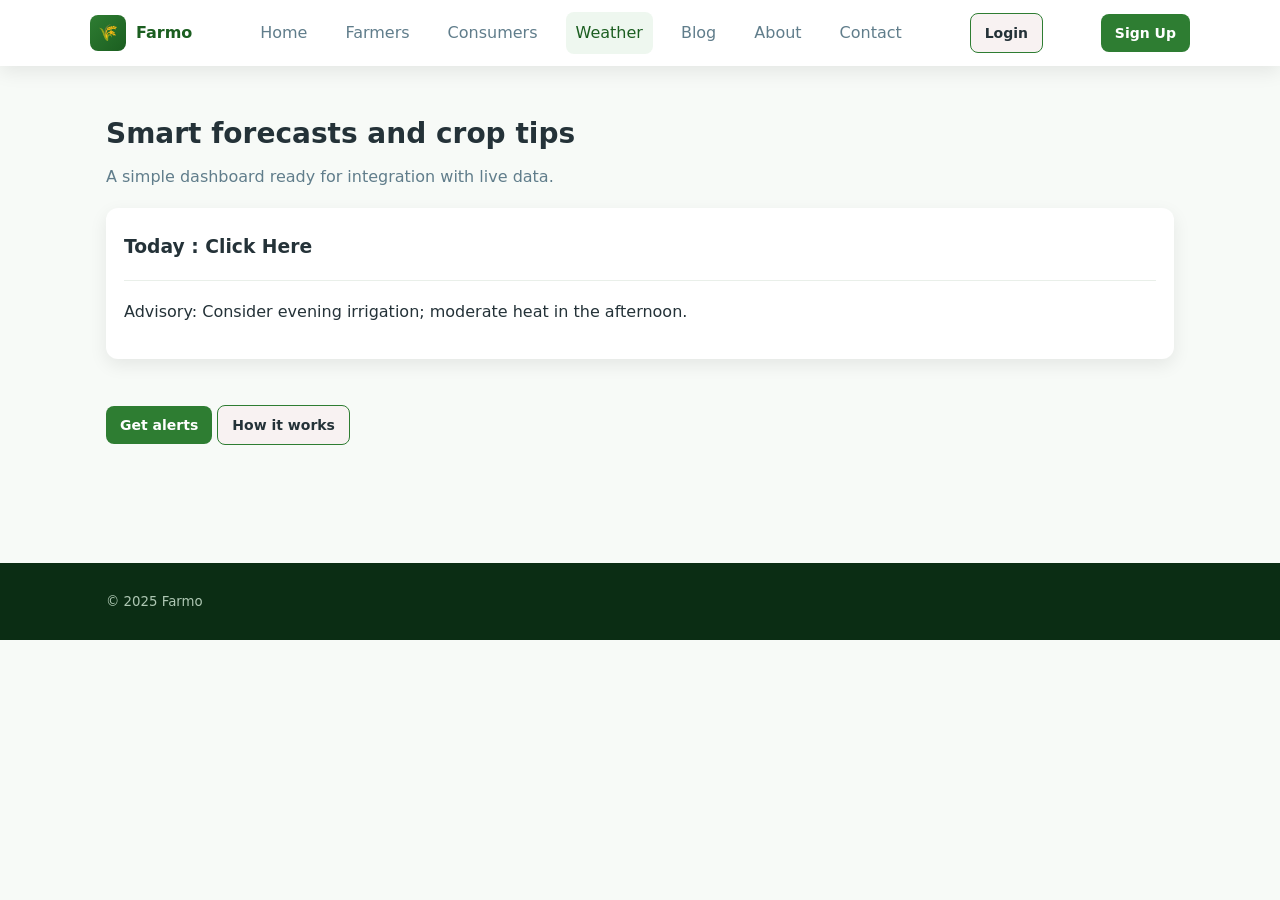
<file: weather.html>
<html>
<head>
  <title>Farmo – Weather & Advisory</title>
  <link rel="stylesheet" href="styles.css">
</head>
<body>
  <header class="navbar">
    <div class="container nav-inner">
      <a class="brand" href="index.html"><span class="brand-logo">🌾</span><span class="brand-name">Farmo</span></a>
      <nav class="nav-links">
        <a href="index.html">Home</a>
        <a href="farmers.html">Farmers</a>
        <a href="consumers.html">Consumers</a>
        <a class="active" href="weather.html">Weather</a>
        <a href="blog.html">Blog</a>
        <a href="about.html">About</a>
        <a href="contact.html">Contact</a>
     </nav>
    
      <a href="login.html" id="loginBtn" class="btn btn-outline">Login</a>
      <a href="signup.html" id="signupBtn" class="btn btn-accent">Sign Up</a>
      <button id="logoutBtn" onclick="logout()" style="display:none;" class="btn btn-outline">Logout</button>
   </div>
  </header>

  <main class="section">
    <div class="container">
      <h2>Smart forecasts and crop tips</h2>
      <p class="lead">A simple dashboard ready for integration with live data.</p>

      <div class="grid-2">
        <a href="https://www.accuweather.com/" target="_blank" class="card">
  <h3 class="card-title">Today : Click Here</h3>
  
  <hr class="sep">
  <p>Advisory: Consider evening irrigation; moderate heat in the afternoon.</p>
</a>
        
      </div>

      <div class="section">
        <a class="btn btn-primary" href="contact.html">Get alerts</a>
        <a class="btn btn-outline" href="about.html">How it works</a>
      </div>
    </div>
  </main>

  <footer class="footer"><div class="container"><small>© 2025 Farmo</small></div></footer>
  <script>
  window.onload = function() {
    if (localStorage.getItem("isLoggedIn") === "true") {
      document.getElementById("loginBtn").style.display = "none";
      document.getElementById("signupBtn").style.display = "none";
      document.getElementById("logoutBtn").style.display = "inline-block";
    }
  }

  function logout() {
    localStorage.removeItem("isLoggedIn");
    localStorage.removeItem("token");
    location.reload();
  }
  </script>
</body>
</html>
</file>
<file: styles.css>
:root{
  --green:#2e7d32;
  --green-dark:#1b5e20;
  --accent:#ffb300;
  --text:#243238;
  --muted:#607d8b;
  --bg:#f7faf7;
  --white:#ffffff;
  --card:#ffffff;
  --shadow:0 6px 18px rgba(0,0,0,0.08);
}

*{box-sizing:border-box}
html,body{margin:0;padding:0;font-family:system-ui,-apple-system,Segoe UI,Roboto,Inter,Arial,sans-serif;color:var(--text);background:var(--bg);line-height:1.6}
img{max-width:100%;display:block;border-radius:8px}
a{text-decoration:none;color:inherit}
.container{max-width:1100px;margin:0 auto;padding:0 16px}

/* Navbar */
.navbar{background:var(--white);box-shadow:var(--shadow);position:sticky;top:0;z-index:50}
.nav-inner{display:flex;align-items:center;justify-content:space-between;padding:12px 0}
.brand{display:flex;gap:10px;align-items:center}
.brand-logo{width:36px;height:36px;border-radius:8px;background:linear-gradient(135deg,var(--green),var(--green-dark));display:inline-flex;align-items:center;justify-content:center;color:#fff;font-weight:700}
.brand-name{font-weight:700;color:var(--green-dark)}
.nav-links{display:flex;gap:18px;flex-wrap:wrap}
.nav-links a{padding:8px 10px;border-radius:8px;color:var(--muted)}
.nav-links a.active,.nav-links a:hover{background:#eef7ef;color:var(--green-dark)}
.nav-cta{display:flex;gap:10px}
.btn{padding:10px 14px;border-radius:10px;border:1px solid transparent;display:inline-flex;align-items:center;gap:8px;font-weight:600;cursor:pointer}
.btn-primary{background:var(--green);color:#fff}
.btn-primary:hover{background:var(--green-dark)}
.btn-outline{background:#fff;border-color:#e0e0e0;color:var(--text)}
.btn-outline:hover{border-color:var(--green);color:var(--green)}

/* Buttons */
.btn {
  padding: 8px 14px;
  border-radius: 8px;
  border: 0;
  cursor: pointer;
  font-size: 14px;
}

.btn-accent {
  background: #2e7d32;
  color: rgb(255, 255, 255);
}

.btn-outline {
  background: rgb(248, 242, 242);
  border: 1px solid #2e7d32;
}


/* Hero */
.hero{padding:54px 0;background:linear-gradient(180deg,#f1f8f2,rgba(241,248,242,0));}
.hero-wrap{display:flex;gap:28px;align-items:center;flex-wrap:wrap}
.hero-text{flex:1 1 420px}
.kicker{color:var(--green);font-weight:700;letter-spacing:.4px;margin-bottom:6px}
h1{margin:6px 0 12px;font-size:40px;line-height:1.15}
.hero-sub{color:var(--muted);max-width:56ch;margin-bottom:16px}
.hero-cta{display:flex;gap:12px;flex-wrap:wrap}
.hero-media{flex:1 1 360px}

/* Sections */
.section{padding:46px 0}
.section h2{margin:0 0 8px;font-size:28px}
.section p.lead{color:var(--muted);margin:0 0 18px}

/* Cards */
.card-grid{display:flex;flex-wrap:wrap;gap:16px}
.card{background:var(--card);border-radius:12px;box-shadow:var(--shadow);padding:18px;flex:1 1 240px;min-width:240px}
.card-title{margin:6px 0 6px;font-weight:700}
.card-foot{margin-top:10px;display:flex;gap:10px;align-items:center;flex-wrap:wrap}
.badge{font-size:12px;background:#eef7ef;color:var(--green-dark);padding:4px 8px;border-radius:999px}

/* Product cards */
.product{padding:0}
.product img{border-bottom-left-radius:0;border-bottom-right-radius:0}
.product .pad{padding:14px}
.price{color:var(--green-dark);font-weight:800}

/* Steps */
.steps{display:flex;flex-wrap:wrap;gap:16px}
.step{flex:1 1 220px;min-width:220px;background:var(--card);border-radius:12px;box-shadow:var(--shadow);padding:16px}
.step-num{width:32px;height:32px;border-radius:8px;background:#eef7ef;color:var(--green-dark);display:inline-flex;align-items:center;justify-content:center;font-weight:800;margin-bottom:8px}

/* Testimonials */
.quote{font-style:italic;color:var(--text)}
.person{color:var(--muted);font-weight:600;margin-top:8px}

/* Footer */
.footer{background:#0b2d14;color:#d9e7dc;padding:28px 0;margin-top:26px}
.footer-grid{display:flex;flex-wrap:wrap;gap:18px}
.footer-col{flex:1 1 220px;min-width:200px}
.footer a{color:#d9e7dc}
.footer small{color:#aec7b3}

/* Utility */
.grid-2{display:flex;flex-wrap:wrap;gap:16px}
.grid-2 > *{flex:1 1 320px}
.center{text-align:center}
.spacer{height:12px}
hr.sep{border:none;border-top:1px solid #e9efe9;margin:18px 0}

/* Responsive */
@media (max-width:720px){
  h1{font-size:32px}
  .nav-links{display:none}
}
</file>
